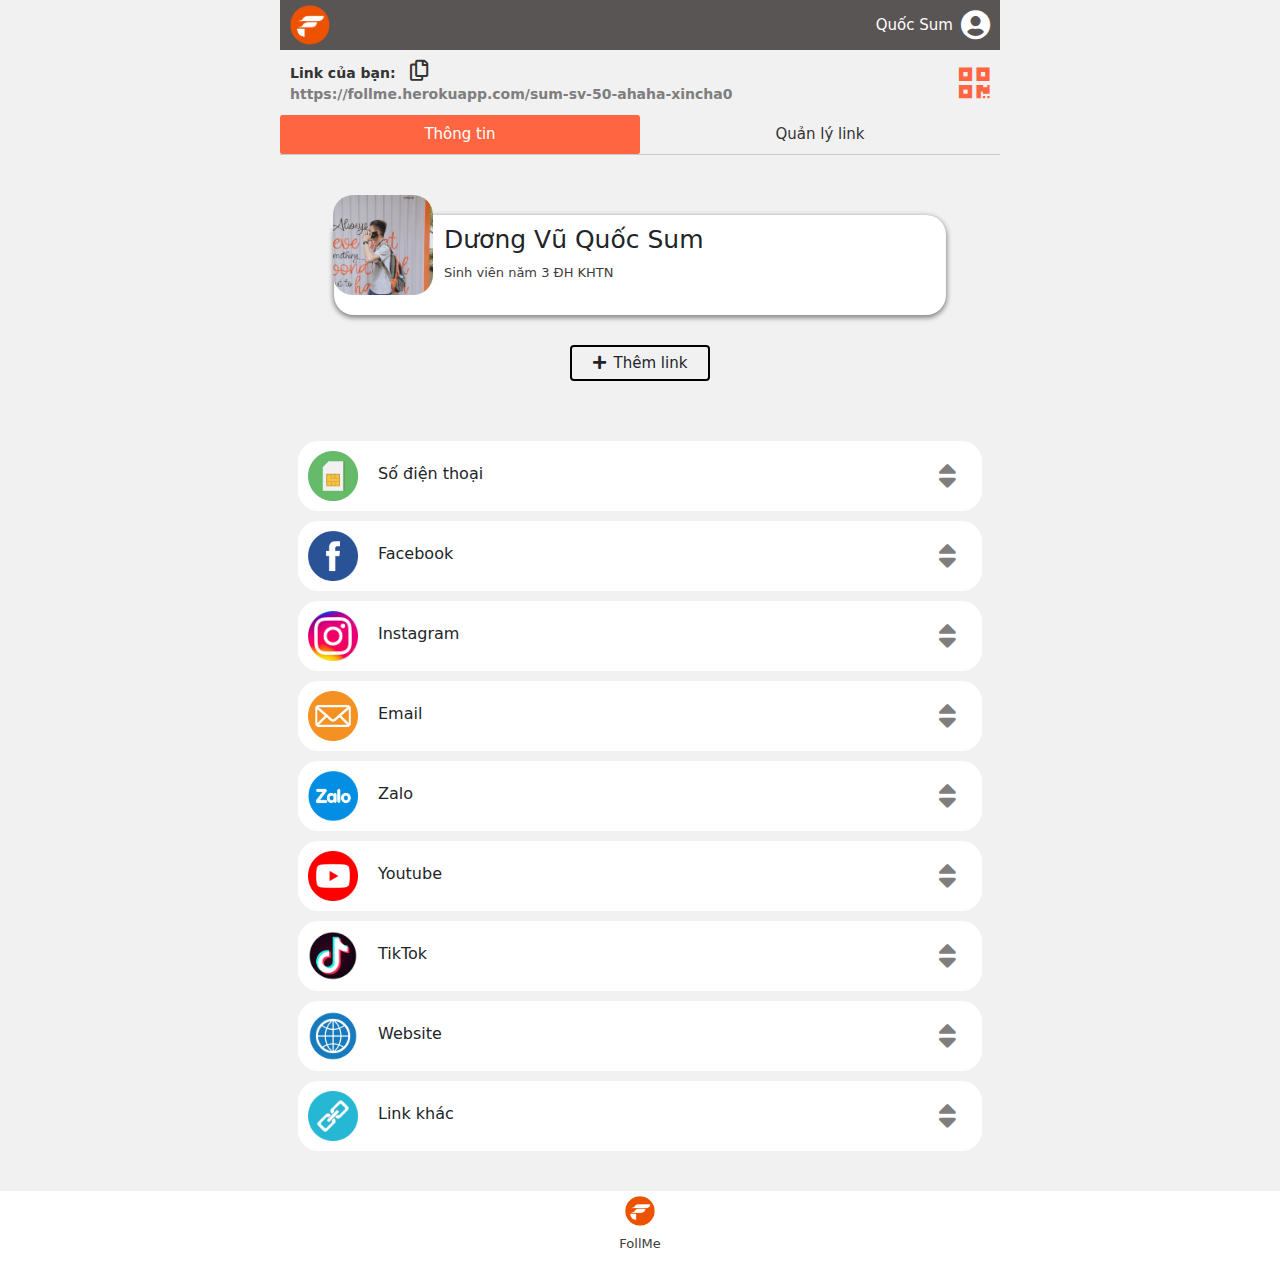
<file: index.html>
<!DOCTYPE html>
<html lang="en">

<head>
    <meta charset="UTF-8">
    <meta http-equiv="X-UA-Compatible" content="IE=edge">
    <meta name="viewport" content="width=device-width, initial-scale=1.0">
    <link rel="stylesheet" href="assets/bootstrap/css/bootstrap.min.css">
    <link rel='stylesheet' href='assets/css/base-view.css'>
    <link rel='stylesheet' href='assets/css/main.css'>
    <link rel='stylesheet' href='assets/css/croppie.css'>

    <link href="https://fonts.googleapis.com/css2?family=Roboto:wght@300;400;500;700&display=swap" rel="stylesheet">
    <link rel="preconnect" href="https://fonts.gstatic.com">
    <link href="https://fonts.googleapis.com/css2?family=Lato:wght@300;400;700&display=swap" rel="stylesheet">
    <link href="https://cdnjs.cloudflare.com/ajax/libs/font-awesome/5.15.3/css/all.min.css" rel="stylesheet">
    <title>FollMe | Chỉnh sửa</title>
</head>

<body>
    <div class="container-view grid">
        <header class="navbar">
            <img src="./assets/img/follme-logo.png">
            <div>
                <span>Quốc Sum</span>
                <i class="fas fa-user-circle user-icon"></i>
            </div>

        </header>
        <div class="link-infor">
            <div class="link-infor__text">
                <span><b>Link của bạn: <i class="far fa-copy"></i></b></span>
                <br>
                <span class="link-text"><b>https://follme.herokuapp.com/sum-sv-50-ahaha-xincha0</b></span>
            </div>
            <div class="link-infor__qr">
                <i class="fas fa-qrcode"></i>
            </div>
        </div>

        <ul class="nav nav-pills mb-3 nav-justified" id="pills-tab" role="tablist">
            <li class="nav-item" role="presentation">
                <button class="nav-link active" id="pills-home-tab" data-bs-toggle="pill" data-bs-target="#pills-home"
                    type="button" role="tab" aria-controls="pills-home" aria-selected="true">Thông tin</button>
            </li>
            <li class="nav-item" role="presentation">
                <button class="nav-link" id="pills-profile-tab" data-bs-toggle="pill" data-bs-target="#pills-profile"
                    type="button" role="tab" aria-controls="pills-profile" aria-selected="false">Quản lý link</button>
            </li>
        </ul>
        <div class="tab-content" id="pills-tabContent">
            <div class="tab-pane fade  " id="pills-home" role="tabpanel" aria-labelledby="pills-home-tab">
                <img class="config__avatar" src="assets/img/3 (2).jpg">
                <input id="inp-avatar" type="file" name="avatar"  accept="image/*" hidden="hidden">
                <div type="button" class="button button__upload-avatar" onclick=" document.getElementById('inp-avatar').click();">
                    Đăng ảnh
                </div>
                <div class="container-infor">
                    <div class="mb-4">
                        <label for="name" class="form-label">Tên: </label>
                        <br>
                        <input name="name" type="text" class="form-control" required>
                    </div>
                    <div class="mb-3">
                        <label for="bio" class="form-label">Thông tin: </label>
                        <br>
                        <textarea name="bio" class="form-control"  rows="2"></textarea>
                    </div>
                </div>
                <div type="button" class="button button__save-infor" onclick=" document.getElementById('inp-avatar').click();">
                    <i class="far fa-save"></i>Lưu thông tin
                </div>
            </div>
            <div class="tab-pane fade show active" id="pills-profile" role="tabpanel" aria-labelledby="pills-profile-tab">

                <div class="header__infor">
                    <div class="information">
                        <img class="infor__avatar" src="assets/img/avatar.jpg" alt="Avatar">
                        <div class="infor__description">
                            <h1 class="infor__name">
                                Dương Vũ Quốc Sum
                            </h1>
                            <h4 class="infor__bio">
                                Sinh viên năm 3 ĐH KHTN
                            </h4>
                        </div>
                    </div>

                </div>
                <div class="create-link" data-bs-toggle="modal" data-bs-target="#create-link-modal"><i class="fas fa-plus"></i>Thêm link</div>
                <div class="link-list">
                    <a>
                        <div class="item">
                            <img src="assets/img/sim.png" alt="logo" class="type-logo">
                            <h3 class="type-name">Số điện thoại</h3>
                            <div class="sort-icon">
                                <i class="fas fa-sort"></i>
                            </div>
                        </div>
                    </a>
                    <a >
                        <div class="item">
                            <img src="assets/img/facebook.png" alt="logo" class="type-logo">
                            <h3 class="type-name">Facebook</h3>
                            <div class="sort-icon">
                                <i class="fas fa-sort"></i>
                            </div>
                        </div>
                    </a>
                    <a >
                        <div class="item">
                            <img src="assets/img/instagram.png" alt="logo" class="type-logo">
                            <h3 class="type-name">Instagram</h3>
                            <div class="sort-icon">
                                <i class="fas fa-sort"></i>
                            </div>
                        </div>
                    </a>
                    <a >
                        <div class="item">
                            <img src="assets/img/email.png" alt="logo" class="type-logo">
                            <h3 class="type-name">Email</h3>
                            <div class="sort-icon">
                                <i class="fas fa-sort"></i>
                            </div>
                        </div>
                    </a>
                    <a >
                        <div class="item">
                            <img src="assets/img/zalo.png" alt="logo" class="type-logo">
                            <h3 class="type-name">Zalo</h3>
                            <div class="sort-icon">
                                <i class="fas fa-sort"></i>
                            </div>
                        </div>
                    </a>
                    <a >
                        <div class="item">
                            <img src="assets/img/youtube.png" alt="logo" class="type-logo">
                            <h3 class="type-name">Youtube</h3>
                            <div class="sort-icon">
                                <i class="fas fa-sort"></i>
                            </div>
                        </div>
                    </a>
                    <a >
                        <div class="item">
                            <img src="assets/img/tiktok.png" alt="logo" class="type-logo">
                            <h3 class="type-name">TikTok</h3>
                            <div class="sort-icon">
                                <i class="fas fa-sort"></i>
                            </div>
                        </div>
                    </a>
                    <a >
                        <div class="item">
                            <img src="assets/img/website.png" alt="logo" class="type-logo">
                            <h3 class="type-name">Website</h3>
                            <div class="sort-icon">
                                <i class="fas fa-sort"></i>
                            </div>
                        </div>
                    </a>
                    <a >
                        <div class="item">
                            <img src="assets/img/link.png" alt="logo" class="type-logo">
                            <h3 class="type-name">Link khác</h3>
                            <div class="sort-icon">
                                <i class="fas fa-sort"></i>
                            </div>
                        </div>
                    </a>
                </div>


            </div>
        </div>

    </div>

    <!-- Modal -->
    <div class="modal" id="upload-avt-modal" data-bs-backdrop="static" data-bs-keyboard="false" tabindex="-1"
        aria-labelledby="staticBackdropLabel" aria-hidden="true">
        <div class="modal-dialog modal-dialog-centered">
            <div class="modal-content">
                <div class="modal-header">
                    <h5 class="modal-title" id="staticBackdropLabel">Cắt ảnh</h5>
                    <button type="button" class="btn-close" data-bs-dismiss="modal" aria-label="Close"></button>
                </div>
                <div class="modal-body">
                    <div id="image-demo"></div>
                </div>
                <div class="modal-footer">
                    <!-- <button type="button" class="btn btn-secondary" data-bs-dismiss="modal">Hủy</button> -->
                    <button type="button" class="btn btn-primary btn-crop btn-confirm" >Xong</button>
                </div>
            </div>
        </div>
    </div>

    <!-- Modal create link -->
    <!-- Modal -->
    <div class="modal fade" id="create-link-modal" data-bs-backdrop="static" data-bs-keyboard="false" tabindex="-1" aria-labelledby="staticBackdropLabel" aria-hidden="true">
        <div class="modal-dialog modal-dialog-centered">
        <div class="modal-content">
            <div class="modal-header">
            <h5 class="modal-title" id="staticBackdropLabel">Thiết lập link</h5>
            <button type="button" class="btn-close" data-bs-dismiss="modal" aria-label="Close"></button>
            </div>
            <div class="modal-body">
                <select class="form-select form-select-sm drd-select-link" aria-label=".form-select-sm example">
                    <option selected disabled>Open this select menu</option>
                    <option value="1">He lo</option>
                    <option value="2">Two</option>
                    <option value="3">Three</option>
                </select>
            </div>
            <div class="modal-footer">
            <!-- <button type="button" class=" btn-modal  btn-secondary" data-bs-dismiss="modal">Hủy</button> -->
            <button type="button" class=" btn-modal  btn-primary">Thêm</button>
            </div>
        </div>
        </div>
    </div>
    <footer>
        <img src="assets/img/follme-logo.png" alt="follme-logo" class="follme-logo" />
        <h4>FollMe</h4>
    </footer>
    <script src='assets/js/jquery-3.6.0.min.js'></script>
    <!-- <script type="text/javascript" src="assets/bootstrap/js/bootstrap.min.js"></script> -->
    <script src="https://cdn.jsdelivr.net/npm/bootstrap@5.0.2/dist/js/bootstrap.bundle.min.js" integrity="sha384-MrcW6ZMFYlzcLA8Nl+NtUVF0sA7MsXsP1UyJoMp4YLEuNSfAP+JcXn/tWtIaxVXM" crossorigin="anonymous"></script>
    <script type="text/javascript" src="assets/js/croppie.min.js"></script>
    <script type="text/javascript" src="assets/js/sortable.min.js"></script>
    <script type="text/javascript" src="assets/js/me.js"></script>
    <script>
        const preview = document.querySelector('.config__avatar');
        $(document).ready(function () {
            $image_crop = $('#image-demo').croppie({
                enableExif: true,
                viewport: {
                    width: 200,
                    height: 200,
                    type: 'square'
                },
                boundary: {
                    zoom: 0,
                    width: 300,
                    height: 300
                },
            })
        })

        $('#inp-avatar').on('change', function (event) {
            var reader = new FileReader();
            reader.onload = function (event) {
                $image_crop.croppie('bind', {
                    url: event.target.result,
                }).then(function () {
                    $image_crop.croppie('setZoom', 0);
                })
            }
            reader.readAsDataURL(this.files[0]);
            $('#upload-avt-modal').modal('show');
        })

        $('.btn-crop').click(function() {
            $image_crop.croppie('result', {
                size: {width: 250, height: 250},
                type: 'canvas',
            }).then(function(response){
                preview.src = response;
                // console.log(response);
            })
            $('#upload-avt-modal').modal('hide');
        })



        const dragArea = document.querySelector('.link-list');
        new Sortable(dragArea, {
            animation: 250,
            handle: '.sort-icon',
            ghostClass: 'choosen-background-class',
            onUpdate: (env) => {
                console.log(env.oldIndex, env.newIndex)
            }
        })

    </script>

</body>

</html>
</file>
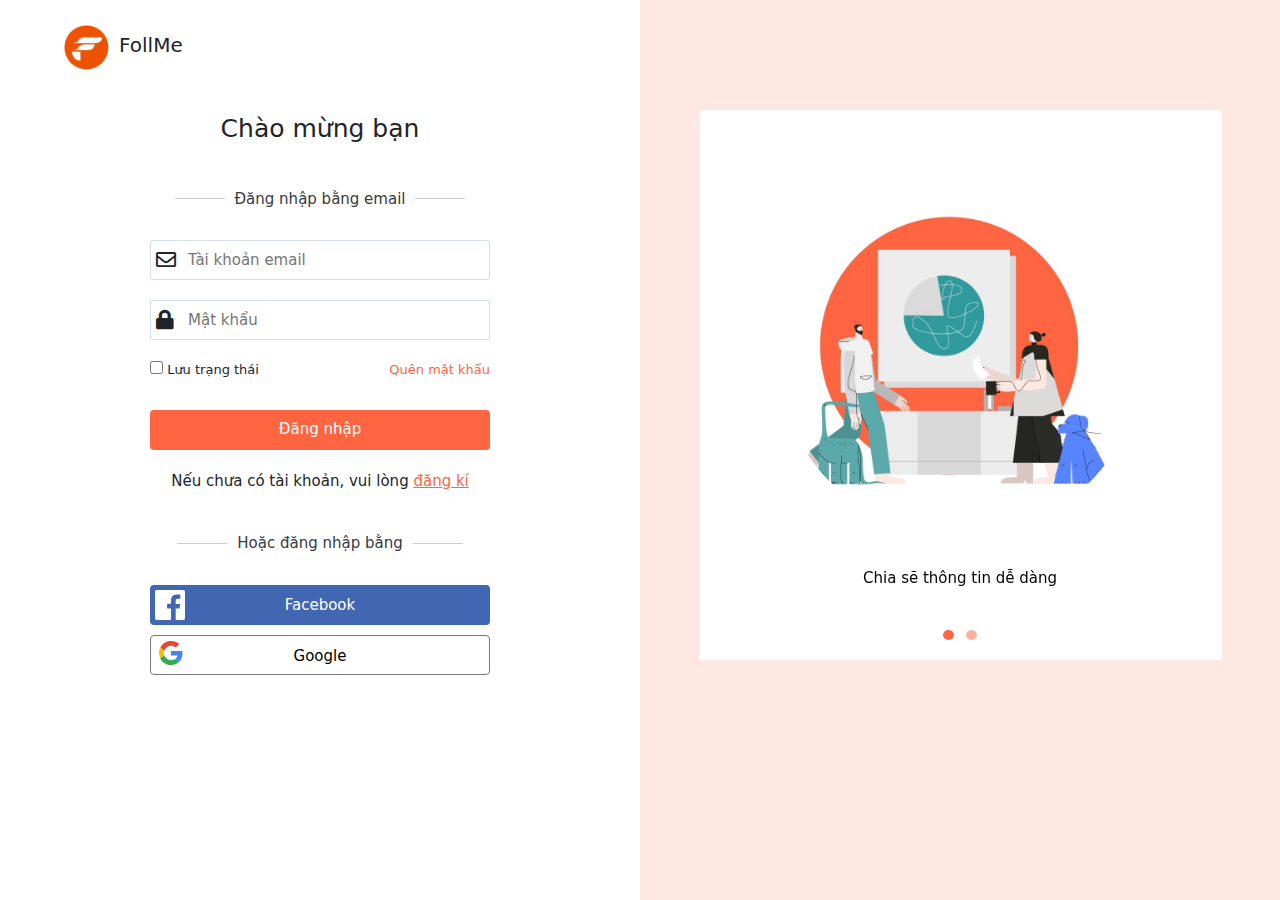
<file: login.html>
<!DOCTYPE html>
<html lang="en">
<head>
    <meta charset="UTF-8">
    <meta http-equiv="X-UA-Compatible" content="IE=edge">
    <meta name="viewport" content="width=device-width, initial-scale=1.0">
    <link rel="stylesheet" href="assets/bootstrap/css/bootstrap.css">
    <link rel="stylesheet" href="assets/css/base.css">
    <link rel="stylesheet" href="assets/css/login.css">
    
    <link rel='stylesheet' href="assets/fonts/fontawesome-free-5.15.3-web/css/all.min.css">
    <link href="https://fonts.googleapis.com/css2?family=Roboto:wght@300;400;500;700&display=swap" rel="stylesheet">
    <link rel="preconnect" href="https://fonts.gstatic.com">
    <link href="https://fonts.googleapis.com/css2?family=Lato:wght@300;400;700&display=swap" rel="stylesheet">
    
    <title>FollMe - Đăng Nhập</title>
</head>
<body>
    <header>
        <nav class="navbar-me">
            <img src="assets/img/follme-logo.png" alt="FollMe Logo" class="nav-logo">
            <h1>FollMe</h1>
        </nav>
    </header>
    <div class="container-main">
        <div class="side-feature main-side">
            <div class="intro-title">Chào mừng bạn</div>
            <div class="title-method"><hr>Đăng nhập bằng email<hr></div>
            <div class="login">
                <form action="" class="login-form">
                    <div class="login-form--text">
                        <i class="far fa-envelope font-icon" ></i>
                        <input class="input-field" name="email" type="text" placeholder="Tài khoản email"/>
                    </div>
                    <div class="login-form--text">
                        <i class="fas fa-lock font-icon" ></i>
                        <input class="input-field" name="password" type="password" type="text" placeholder="Mật khẩu"/>
                    </div>
                    <div class="login_form-rmb">
                        <div class="form-group">
                            <input type="checkbox" name="isRemember">
                            <label for="isRemember">Lưu trạng thái</label>
                        </div>
                        <div class="title-forget-password">Quên mật khẩu</div>
                    </div>
                    <div class="login-form--submit">
                        <input type="button" value="Đăng nhập">
                    </div>
                </form>
               
            </div>
            <div class="login-foot">
                Nếu chưa có tài khoản, vui lòng <a href="#">đăng kí</a>
            </div>
            <div class="title-method"><hr>Hoặc đăng nhập bằng<hr></div>
            <div class="login">
                <div class="svg fb-login">
                    <svg xmlns="http://www.w3.org/20svg" viewBox="0 0 216 216" class="_5h0m" color="#FFFFFF">
                        <path fill="#FFFFFF" d="M204.1 0H11.9C5.3 0 0 5.3 0 11.9v192.2c0 6.6 5.3 11.9 11.9
                            11.9h103.5v-83.6H87.2V99.8h28.1v-24c0-27.9 17-43.1 41.9-43.1
                            11.9 0 22.2.9 25.2 1.3v29.2h-17.3c-13.5 0-16.2 6.4-16.2
                            15.9v20.8h32.3l-4.2 32.6h-28V216h55c6.6 0 11.9-5.3
                            11.9-11.9V11.9C216 5.3 210.7 0 204.1 0z">
                        </path>
                    </svg>
                    Facebook
                </div>
                <div class="svg google-login">
                    <svg version="1.1" xmlns="http://www.w3.org/2000/svg" width="24px" height="24px" viewBox="0 0 48 48" class="abcRioButtonSvg">
                        <g><path fill="#EA4335" d="M24 9.5c3.54 0 6.71 1.22 9.21 3.6l6.85-6.85C35.9 2.38 30.47 0 24 0 14.62 0 6.51 5.38 2.56 13.22l7.98 6.19C12.43 13.72 17.74 9.5 24 9.5z">
                            </path>
                            <path fill="#4285F4" d="M46.98 24.55c0-1.57-.15-3.09-.38-4.55H24v9.02h12.94c-.58 2.96-2.26 5.48-4.78 7.18l7.73 6c4.51-4.18 7.09-10.36 7.09-17.65z">
                            </path>
                            <path fill="#FBBC05" d="M10.53 28.59c-.48-1.45-.76-2.99-.76-4.59s.27-3.14.76-4.59l-7.98-6.19C.92 16.46 0 20.12 0 24c0 3.88.92 7.54 2.56 10.78l7.97-6.19z">
                            </path>
                            <path fill="#34A853" d="M24 48c6.48 0 11.93-2.13 15.89-5.81l-7.73-6c-2.15 1.45-4.92 2.3-8.16 2.3-6.26 0-11.57-4.22-13.47-9.91l-7.98 6.19C6.51 42.62 14.62 48 24 48z">
                            </path>
                            <path fill="none" d="M0 0h48v48H0z">
                            </path></g>
                    </svg>
                    Google
                </div>
            </div>
            
        </div>
        <div class="side-intro main-side">
            <div class="container-carousel">
            <div id="carouselExampleIndicators" class="carousel slide" data-bs-ride="carousel" data-bs-touch="true">
               
                <div class="carousel-inner">
                    <div class="carousel-item active">
                        <img class="img-carousel" src="assets/img/S2_Lecture.jpg" class="d-block" alt="...">
                        <div class="title-bio"> <p>Chia sẽ thông tin dễ dàng</p></div>
                    </div>
                    <div class="carousel-item">
                        <img class="img-carousel" src="assets/img/3 (2).jpg" class="d-block" alt="...">
                        <div class="title-bio"><p><i>"Hi xin chào mọi người nha"</i><br> <b>-Nhà sáng lập FollMe-</b></p></div>
                    </div>
                </div>
                <div class="carousel-indicators">
                    <button type="button" data-bs-target="#carouselExampleIndicators" data-bs-slide-to="0" class="active" aria-current="true" aria-label="Slide 1"></button>
                    <button type="button" data-bs-target="#carouselExampleIndicators" data-bs-slide-to="1" aria-label="Slide 2"></button>
                </div>
            </div>
        </div>
        </div>
    </div>
    <script type="text/javascript" src="assets/bootstrap/js/bootstrap.js"></script>
</body>
</html>
</file>
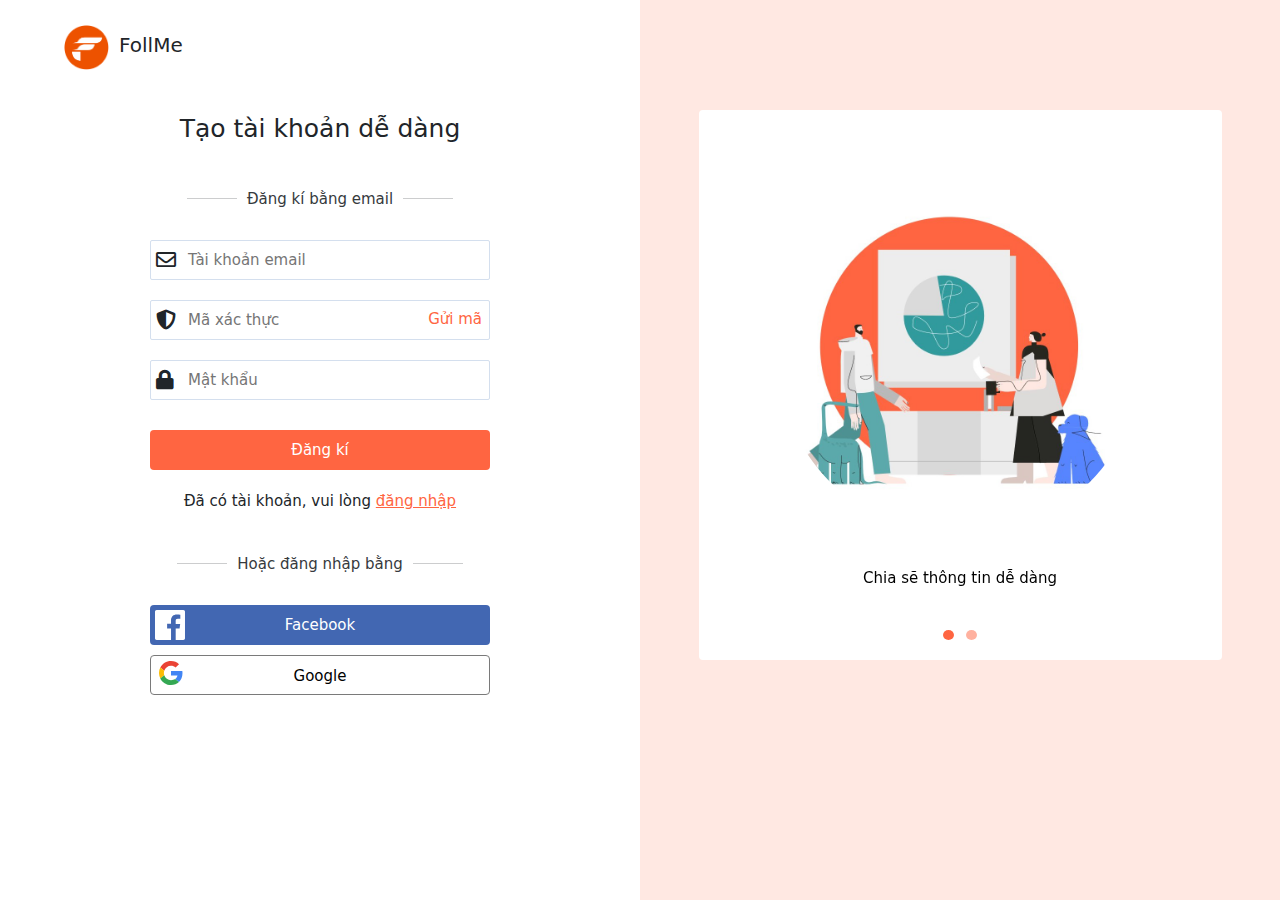
<file: sign-up.html>
<!DOCTYPE html>
<html lang="en">
<head>
    <meta charset="UTF-8">
    <meta http-equiv="X-UA-Compatible" content="IE=edge">
    <meta name="viewport" content="width=device-width, initial-scale=1.0">
    <link rel="stylesheet" href="assets/bootstrap/css/bootstrap.css">
    <link rel="stylesheet" href="assets/css/base.css">
    <link rel="stylesheet" href="assets/css/login.css">
    <link rel="stylesheet" href="assets/css/sign-up.css">
    
    <link rel='stylesheet' href="assets/fonts/fontawesome-free-5.15.3-web/css/all.min.css">
    <link href="https://fonts.googleapis.com/css2?family=Roboto:wght@300;400;500;700&display=swap" rel="stylesheet">
    <link rel="preconnect" href="https://fonts.gstatic.com">
    <link href="https://fonts.googleapis.com/css2?family=Lato:wght@300;400;700&display=swap" rel="stylesheet">
    
    <title>FollMe - Đăng Nhập</title>
</head>
<body>
    <header>
        <nav class="navbar-me">
            <img src="assets/img/follme-logo.png" alt="FollMe Logo" class="nav-logo">
            <h1>FollMe</h1>
        </nav>
    </header>
    <div class="container-main">
        <div class="side-feature main-side">
            <div class="intro-title">Tạo tài khoản dễ dàng</div>
            <div class="title-method"><hr>Đăng kí bằng email<hr></div>
            <div class="login">
                <form action="" class="login-form">
                    <div class="login-form--text">
                        <i class="far fa-envelope font-icon" ></i>
                        <input class="input-field" name="email" type="text" placeholder="Tài khoản email"/>
                    </div>
                    <div class="login-form--text">
                        <i class="fas fa-shield-alt font-icon"></i>
                        <input class="input-field" name="veri-code" type="text" placeholder="Mã xác thực"/>
                        <span class="btn-send-code">Gửi mã</span>
                    </div>
                    <div class="login-form--text">
                        <i class="fas fa-lock font-icon" ></i>
                        <input class="input-field" name="password" type="password" type="text" placeholder="Mật khẩu"/>
                    </div>
    
                    <div class="login-form--submit">
                        <input type="button" value="Đăng kí">
                    </div>
                </form>
               
            </div>
            <div class="login-foot">
                Đã có tài khoản, vui lòng <a href="#">đăng nhập</a>
            </div>
            <div class="title-method"><hr>Hoặc đăng nhập bằng<hr></div>
            <div class="login">
                <div class="svg fb-login">
                    <svg xmlns="http://www.w3.org/20svg" viewBox="0 0 216 216" class="_5h0m" color="#FFFFFF">
                        <path fill="#FFFFFF" d="M204.1 0H11.9C5.3 0 0 5.3 0 11.9v192.2c0 6.6 5.3 11.9 11.9
                            11.9h103.5v-83.6H87.2V99.8h28.1v-24c0-27.9 17-43.1 41.9-43.1
                            11.9 0 22.2.9 25.2 1.3v29.2h-17.3c-13.5 0-16.2 6.4-16.2
                            15.9v20.8h32.3l-4.2 32.6h-28V216h55c6.6 0 11.9-5.3
                            11.9-11.9V11.9C216 5.3 210.7 0 204.1 0z">
                        </path>
                    </svg>
                    Facebook
                </div>
                <div class="svg google-login">
                    <svg version="1.1" xmlns="http://www.w3.org/2000/svg" width="24px" height="24px" viewBox="0 0 48 48" class="abcRioButtonSvg">
                        <g><path fill="#EA4335" d="M24 9.5c3.54 0 6.71 1.22 9.21 3.6l6.85-6.85C35.9 2.38 30.47 0 24 0 14.62 0 6.51 5.38 2.56 13.22l7.98 6.19C12.43 13.72 17.74 9.5 24 9.5z">
                            </path>
                            <path fill="#4285F4" d="M46.98 24.55c0-1.57-.15-3.09-.38-4.55H24v9.02h12.94c-.58 2.96-2.26 5.48-4.78 7.18l7.73 6c4.51-4.18 7.09-10.36 7.09-17.65z">
                            </path>
                            <path fill="#FBBC05" d="M10.53 28.59c-.48-1.45-.76-2.99-.76-4.59s.27-3.14.76-4.59l-7.98-6.19C.92 16.46 0 20.12 0 24c0 3.88.92 7.54 2.56 10.78l7.97-6.19z">
                            </path>
                            <path fill="#34A853" d="M24 48c6.48 0 11.93-2.13 15.89-5.81l-7.73-6c-2.15 1.45-4.92 2.3-8.16 2.3-6.26 0-11.57-4.22-13.47-9.91l-7.98 6.19C6.51 42.62 14.62 48 24 48z">
                            </path>
                            <path fill="none" d="M0 0h48v48H0z">
                            </path></g>
                    </svg>
                    Google
                </div>
            </div>
            
        </div>
        <div class="side-intro main-side">
            <div class="container-carousel">
            <div id="carouselExampleIndicators" class="carousel slide" data-bs-ride="carousel" data-bs-touch="true">
               
                <div class="carousel-inner">
                    <div class="carousel-item active">
                        <img class="img-carousel" src="assets/img/S2_Lecture.jpg" class="d-block" alt="...">
                        <div class="title-bio"> <p>Chia sẽ thông tin dễ dàng</p></div>
                    </div>
                    <div class="carousel-item">
                        <img class="img-carousel" src="assets/img/3 (2).jpg" class="d-block" alt="...">
                        <div class="title-bio"><p><i>"Hi xin chào mọi người nha"</i><br> <b>-Nhà sáng lập FollMe-</b></p></div>
                    </div>
                </div>
                <div class="carousel-indicators">
                    <button type="button" data-bs-target="#carouselExampleIndicators" data-bs-slide-to="0" class="active" aria-current="true" aria-label="Slide 1"></button>
                    <button type="button" data-bs-target="#carouselExampleIndicators" data-bs-slide-to="1" aria-label="Slide 2"></button>
                </div>
            </div>
        </div>
        </div>
    </div>
    <script type="text/javascript" src="assets/bootstrap/js/bootstrap.js"></script>
</body>
</html>
</file>
<file: assets/css/base-view.css>
/* Đặt biến toàn cục trong :root vì
*   - :root mạnh hơn
    - Đối với các document khác thì :root chưa chắc là html
*/
:root {
    --theme-color: #ff6541;
    --foreign-color: #1faaf4;
    --white-color: #fff;
    --black-color: #000;
    --text-color: #333;
    --background-color: #f1f1f1;
}

* {
    box-sizing: inherit;
}

html {
    color: var(--text-color);
    font-size: 62.5%;
    box-sizing: border-box;
    font-family: 'Roboto', sans-serif;
}

body {
    overflow-x: hidden;
    margin: 0 auto;
    /* background: linear-gradient(to bottom, #E55D87, #5FC3E4); */
    background: var(--background-color);
}

p {
    font-size: 1.2rem ;
    line-height: 1.6rem;
}

.grid {
    width: 720px;
    max-width: 100%;
    margin: 0 auto;
}

.grid__full-width {
    width: 100%;
}

.grid__row {
    display: flex;
    flex-wrap: wrap;
}

.navbar__icon{
    font-size: 1.8rem;
}

@keyframes FadeIn {
    from {
        opacity: 0;
    }
    to {
        opacity: 1;
    }
}
a {
    display: block;
    text-decoration: none;
    color: black;
}
</file>
<file: assets/css/main.css>
/* .content {
    margin: 0 auto;
    width: 479px;
    max-width: 100%;
    height: 100vh;
    background: linear-gradient(to bottom, #E55D87, #5FC3E4);
} */

/* REUSE COMPONENT */
.modal-content {
    border-radius: 10px;
}
.choosen-background-class div {
    background-color: #cfcfcf;
}



.navbar{
    color:white;
    position: fixed;
    top: 0px;
    display:flex;
    flex: 1;
    justify-content: space-between;
    width: 720px;
    max-width: calc(100%);
    flex-grow: 1;
    padding: 5px 10px;
    align-items: center;
    background-color: #5a5555;
    z-index: 99999;
}
.navbar img {
    width: 40px;
}
.navbar span {
    display: inline-block;
    max-width: 140px;
    font-size: 1.5rem;
    white-space: nowrap;
    overflow: hidden;
    text-overflow: ellipsis;
    margin-right: 5px;
    line-height: 1.7 rem;
}

.user-icon {
    font-size: 3rem;
}

.container-view {
    position: relative;
    min-height: calc(100vh - 40px);
    padding-top: 50px;
}
h3 {
    font-size: 160%;
}
h4 {
    font-size: 130%;
    color: #3d3d3d
}
.header__infor {
    /* position: absolute; */
    /* width: 100vw; */
    top: 0px;
    left: 0px;
    /* transition: 0.3s ease; */
}

.information {
    background-color: white;
    width: 85%;
    margin: 0 auto;
    margin-top: 60px;
    display: flex;
    border-radius: 20px;
    box-shadow: 0px 2px 5px 1px #888888;
    transition: 0.3s ease;
}
.infor__avatar {
    width: 100px;
    height: 100px;
    object-fit: cover;
    border-radius: 20px;
    float: left;
    position: relative;
    top: -20px;
    left: -1px;
    transition: 0.3s ease;
}

.infor__description{
    margin-left: 10px;
}


.sticky  {
    position: fixed;
    top: 0px;
    left: 0px;
}

.sticky .information {
    margin-top: 0px;
    width: 95%;
}

.sticky .infor__avatar {
    top: 0px;
    width: 70px;
    height: 70px;
}

.sticky .infor__bio {
    display: none;
}


.link-list {
    flex: 1;
    /* margin-top: 190px; */
}
.item {
    border-radius: 20px;
    padding: 10px;
    margin: 0 auto;
    background-color: white;
    width: 95%;
    display: flex;
    align-items: center;
}

.sort-icon {
    position: absolute;
    right: 6%;
}
.sort-icon i {
    color:rgb(126, 126, 126);
    font-size: 3rem;
}

a + a {
    margin-top: 10px;
}

.type-logo {
    width: 50px;
    margin-right: 20px;
}

footer {
    /* position: absolute; */
    display: flex;
    flex-direction: column;
    align-items: center;
    margin-top: 40px;
    width: 100vw;
    background-color: white;
    text-align: center;
    line-height: 50px;
}

.follme-logo {
    width: 30px;
    margin-top: 5px;
}

footer h4 {
    margin: 0;
    line-height: 35px;
}
.link-infor {
    justify-content: space-between;
    align-items: center;
    display: flex;
    margin: 10px;
}
.link-infor span {
    color: var(--text-color);
    font-size: 1.4rem;
}
.link-infor__qr i {
    color: var(--theme-color);
    font-size: 3.5rem;
}
.nav {
    color: black;
    font-size: 1.5rem;
}


span.link-text {
    color: rgb(126, 126, 126);
}

.link-infor__text i {
    margin-left: 10px;
    font-size: 2.1rem;
}

.nav-link {
    color: var(--text-color);
    display: block;
    padding: 0.8rem 1rem;
}
.nav-link.active {
    background-color: var(--theme-color)!important;
}

.nav-pills::after {
    display: block;
    content: "";
    width: 100%;
    height: 1px;
    background-color: rgb(202, 202, 202);
}

/*  */
#pills-home{
    text-align: center;
}

.config__avatar {
    display: block;
    margin: 50px auto 20px auto; 
    width: 200px;
    height: 200px;
    object-fit: cover;
    border-radius: 20px;
}
.button {
    font-weight: 500;
    color: white;
    font-size: 1.5rem;
    border-radius: 5px;
    margin: 0 auto;
    margin-bottom: 30px;
    display: inline-block;
    padding: 10px 30px;
}

.button__upload-avatar {
    background-color: var(--foreign-color);
}
.button__save-infor {
    margin-top: 10px;
    background-color: var(--theme-color);
}
.button__save-infor i {
    margin-right: 10px;
}

#image-demo {
    margin-top: 30px;
}

.avatar-modal {
    width: 80%;
    margin: 0 auto;
    min-height: 100px;
    position: fixed;
    top: 50px;
    background-color: aliceblue;
}

.modal h5 {
    font-size: 1.6rem;
}
.modal .btn {
    border: none;
    padding: 0.4rem 1.75rem;
    font-size: 1.5rem;
}
.btn-confirm {
    background-color: var(--theme-color);
}
.container-infor {
    font-size: 1.5rem;
    text-align: left;
    width: 77%;
    margin: 0 auto;
}


.form-control {
    font-size: 1.5rem;
}
input.form-control {
    height: 40px;
}
textarea.form-control {
    line-height: 30px;
}
.container-infor label {
    font-weight: 500;
}

/*  */
.infor__name {
    margin: 10px 0;
}

.link-list {
    margin-top: 60px;
}

.create-link {
    cursor: pointer;
    font-size: 150%;
    text-align: center;
    margin: 30px auto 10px;
    width: 140px;
    padding-top: 5px;
    padding-bottom: 5px;
    border: 2px solid black;
    border-radius: 4px;
}

.create-link i {
    margin-right: 8px;
}

.create-link:hover {
    background-color: black;
    color: white;
}
.form-select {
    height: 40px;
    font-size: 1.7rem;
}

.form-select option {
    padding: 50px 0;
}

.btn-modal {
    border: none;
    border-radius: 5px;
    font-size: 1.5rem;
    padding: 7px 15px;
}

.btn-primary {
    background-color: var(--theme-color);
}
</file>
<file: assets/css/croppie.css>
.croppie-container {
    width: 100%;
    height: 100%;
}

.croppie-container .cr-image {
    z-index: -1;
    position: absolute;
    top: 0;
    left: 0;
    transform-origin: 0 0;
    max-height: none;
    max-width: none;
}

.croppie-container .cr-boundary {
    position: relative;
    overflow: hidden;
    margin: 0 auto;
    z-index: 1;
    width: 100%;
    height: 100%;
}

.croppie-container .cr-viewport,
.croppie-container .cr-resizer {
    position: absolute;
    border: 2px solid #fff;
    margin: auto;
    top: 0;
    bottom: 0;
    right: 0;
    left: 0;
    box-shadow: 0 0 2000px 2000px rgba(0, 0, 0, 0.5);
    z-index: 0;
}

.croppie-container .cr-resizer {
  z-index: 2;
  box-shadow: none;
  pointer-events: none;
}

.croppie-container .cr-resizer-vertical,
.croppie-container .cr-resizer-horisontal {
  position: absolute;
  pointer-events: all;
}

.croppie-container .cr-resizer-vertical::after,
.croppie-container .cr-resizer-horisontal::after {
    display: block;
    position: absolute;
    box-sizing: border-box;
    border: 1px solid black;
    background: #fff;
    width: 10px;
    height: 10px;
    content: '';
}

.croppie-container .cr-resizer-vertical {
  bottom: -5px;
  cursor: row-resize;
  width: 100%;
  height: 10px;
}

.croppie-container .cr-resizer-vertical::after {
    left: 50%;
    margin-left: -5px;
}

.croppie-container .cr-resizer-horisontal {
  right: -5px;
  cursor: col-resize;
  width: 10px;
  height: 100%;
}

.croppie-container .cr-resizer-horisontal::after {
    top: 50%;
    margin-top: -5px;
}

.croppie-container .cr-original-image {
    display: none;
}

.croppie-container .cr-vp-circle {
    border-radius: 50%;
}

.croppie-container .cr-overlay {
    z-index: 1;
    position: absolute;
    cursor: move;
    touch-action: none;
}

.croppie-container .cr-slider-wrap {
    width: 75%;
    margin: 15px auto;
    text-align: center;
}

.croppie-result {
    position: relative;
    overflow: hidden;
}

.croppie-result img {
    position: absolute;
}

.croppie-container .cr-image,
.croppie-container .cr-overlay,
.croppie-container .cr-viewport {
    -webkit-transform: translateZ(0);
    -moz-transform: translateZ(0);
    -ms-transform: translateZ(0);
    transform: translateZ(0);
}

/*************************************/
/***** STYLING RANGE INPUT ***********/
/*************************************/
/*http://brennaobrien.com/blog/2014/05/style-input-type-range-in-every-browser.html */
/*************************************/

.cr-slider {
    -webkit-appearance: none;
/*removes default webkit styles*/
	/*border: 1px solid white; *//*fix for FF unable to apply focus style bug */
    width: 300px;
/*required for proper track sizing in FF*/
    max-width: 100%;
    padding-top: 8px;
    padding-bottom: 8px;
    background-color: transparent;
}

.cr-slider::-webkit-slider-runnable-track {
    width: 100%;
    height: 3px;
    background: rgba(0, 0, 0, 0.5);
    border: 0;
    border-radius: 3px;
}

.cr-slider::-webkit-slider-thumb {
    -webkit-appearance: none;
    border: none;
    height: 16px;
    width: 16px;
    border-radius: 50%;
    background: #ddd;
    margin-top: -6px;
}

.cr-slider:focus {
    outline: none;
}
/*
.cr-slider:focus::-webkit-slider-runnable-track {
background: #ccc;
}
*/

.cr-slider::-moz-range-track {
    width: 100%;
    height: 3px;
    background: rgba(0, 0, 0, 0.5);
    border: 0;
    border-radius: 3px;
}

.cr-slider::-moz-range-thumb {
    border: none;
    height: 16px;
    width: 16px;
    border-radius: 50%;
    background: #ddd;
    margin-top: -6px;
}

/*hide the outline behind the border*/
.cr-slider:-moz-focusring {
    outline: 1px solid white;
    outline-offset: -1px;
}

.cr-slider::-ms-track {
    width: 100%;
    height: 5px;
    background: transparent;
/*remove bg colour from the track, we'll use ms-fill-lower and ms-fill-upper instead */
	border-color: transparent;/*leave room for the larger thumb to overflow with a transparent border */
	border-width: 6px 0;
	color: transparent;/*remove default tick marks*/
}
.cr-slider::-ms-fill-lower {
	background: rgba(0, 0, 0, 0.5);
	border-radius: 10px;
}
.cr-slider::-ms-fill-upper {
	background: rgba(0, 0, 0, 0.5);
	border-radius: 10px;
}
.cr-slider::-ms-thumb {
	border: none;
	height: 16px;
	width: 16px;
	border-radius: 50%;
	background: #ddd;
	margin-top:1px;
}
.cr-slider:focus::-ms-fill-lower {
	background: rgba(0, 0, 0, 0.5);
}
.cr-slider:focus::-ms-fill-upper {
	background: rgba(0, 0, 0, 0.5);
}
/*******************************************/

/***********************************/
/* Rotation Tools */
/***********************************/
.cr-rotate-controls {
	position: absolute;
	bottom: 5px;
	left: 5px;
	z-index: 1;
}
.cr-rotate-controls button {
	border: 0;
	background: none;
}
.cr-rotate-controls i:before {
	display: inline-block;
	font-style: normal;
	font-weight: 900;
	font-size: 22px;
}
.cr-rotate-l i:before {
	content: '↺';
}
.cr-rotate-r i:before {
	content: '↻';
}
</file>
<file: assets/css/base.css>
:root {
    --theme-color: #ff6541;
    --text-color: #333;
    --background-color: #f1f1f1;
}

* {
    box-sizing: inherit;
}
html {
    color: var(--text-color);
    font-size: 62.5%;
    box-sizing: border-box;
    font-family: 'Lato', 'Roboto', sans-serif;
}

body {
    overflow-x: hidden;
    margin: 0 auto;
    /* background: linear-gradient(to bottom, #E55D87, #5FC3E4); */
    background: var(--background-color);
    font-size: 1.5rem;
}

.grid {
    width: 720px;
    max-width: 100%;
    margin: 0 auto;
}
.grid__full-width {
    width: 100%;
}

.grid__row {
    display: flex;
    flex-wrap: wrap;
}

.login-foot {
    margin-top: 20px;
}
a {
    color: var(--theme-color)
}
</file>
<file: assets/css/login.css>
header {
    display: flex;
    position: relative;
    justify-content: center;
}
.navbar-me {
    position: absolute;
    display: flex;
    margin: 25px auto;
    width: 90%;
    align-items: center;
}
.navbar-me h1 {
    font-size: 2rem;
}
.nav-logo {
    width: 45px;
    float: left;
    margin-right: 10px;
}

.container-main {
    display: flex;
    flex-wrap: wrap;
    width: 100%;
    height: 100px;
}

.main-side {
    text-align: center;
    padding-top: 110px;
    min-height: 100vh;
    min-width: 350px;
    width: 50%;
    flex-grow:1;
}

.side-intro {
    background-color: #ffe8e2;
}

.side-feature {
    background-color: #ffff;
}

.intro-title {
    font-size: 2.5rem;
}

.title-method{
    display: flex;
    align-items: center;
    justify-content: center;
    opacity: 0.9;
    margin-top: 40px;
    margin-bottom: 30px;
}
.title-method hr {
    margin: 10px;
    display: inline-block;
    width: 50px;
}
.login {
    margin: 0 auto;
    width: 80%;
    max-width: 340px;
}
.login-form--text {
    height: 40px;
    margin-bottom: 20px;
    position: relative;
}
.font-icon {
    position: absolute;
    line-height: 35px;
    font-size: 2rem;
    top: 10px;
    left: 6px;
}
.input-field {
    border-radius: 2px;
    border: 1px solid #d4dfee;
    color: #4c4c53;
    width: 100%;
    height: 100%;
    text-indent: 35px;
    line-height: 36px;
}
.login_form-rmb {
    font-size: 1.3rem;
    display: flex;
    justify-content: space-between;
}

.title-forget-password {
    cursor: pointer;
    color: var(--theme-color);
}

.login-form--submit{
    margin-top: 30px;
}
.login-form--submit input {
    cursor: pointer;
    width: 100%;
    height: 40px;
    border: none;
    border-radius: 4px;
    color: white;
    background-color: var(--theme-color);
}
.svg {
    color: white;
    position: relative;
    border-radius: 4px;
    width: 100%;
    height: 40px;
    line-height: 40px;
}

.fb-login {
    background-color: #4267b2;
}
.google-login {
    margin-top: 10px;
    margin-bottom: 50px;
    border: solid rgb(122, 122, 122) 1px;
    color: black;
}
.svg svg {
    position: absolute;
    left: 5px;
    top: 5px;
    width: 30px;
}

.container-carousel{
    width: 90%;
    background-color: white;
    border-radius: 4px;
    margin: auto;
    min-height: 500px;
    max-width: 523px;
    padding-top: 50px;
    position: relative;
}
.img-carousel {
    width: 70%;
    max-width: 400px;
    border-radius: 50%;
}
.carousel {
    height: 500px;
}
.carousel-item {
    height: 500px;
}
.carousel-item img {
    margin-top: 10px;
}
.carousel-indicators {
    margin-top: 10%;
}
.carousel-indicators [data-bs-target] {
    background-color: var(--theme-color);
    width: 11px;
    height: 10px;
    border-radius: 50%;
    margin: auto 6px;
}

.title-bio {
    display: block;
    width: 100%;
    /* position: absolute; */
    margin-top: 6%;
    color: black;
    padding: 0 5px;
}
</file>
<file: assets/css/sign-up.css>
.btn-send-code {
    position: absolute;
    right: 8px;
    top: 8px;
    cursor: pointer;
    color: var(--theme-color);
}
</file>
